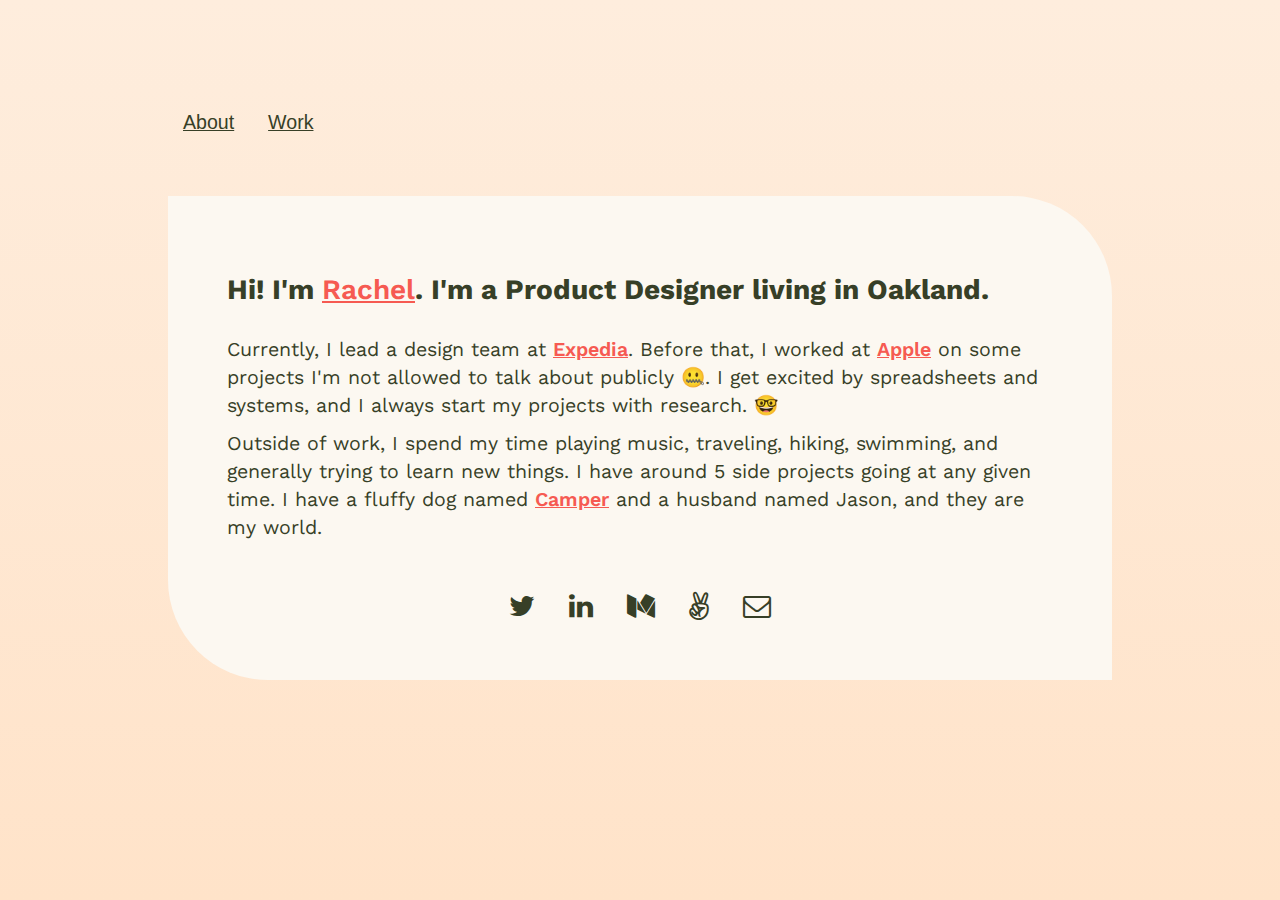
<file: index.html>
<!DOCTYPE html>
<html>
<head>
<meta charset='utf-8'>
<meta name="viewport" content="initial-scale=1">
<!-- CSS links start here --> 

<!-- Bootstrap CSS -->
<link rel="stylesheet" type="text/css" href="https://maxcdn.bootstrapcdn.com/bootstrap/3.3.6/css/bootstrap.min.css" />

<!-- Font Awesome CSS --> 
<link rel="stylesheet" href="https://maxcdn.bootstrapcdn.com/font-awesome/4.5.0/css/font-awesome.min.css" />

<!-- rachelkozemczak stylesheet --> 
<link rel="stylesheet" type="text/css" href="../rachelkozemczak.css" />

<!-- San Francisco fonts --> 
<link rel="stylesheet" type="text/css" href="../setup-font_SF.css" />

<!--JS links start here -->
<!--Bootstrap JS -->
<link rel="stylesheet" href="https://maxcdn.bootstrapcdn.com/bootstrap/3.3.6/js/bootstrap.min.js" />

<!-- Google Font Work Sans --> 
<link href='https://fonts.googleapis.com/css?family=Work+Sans:400,300,200,500,700,600' rel='stylesheet' type='text/css' />
<!-- Google Font Montserrat -->
<link href='https://fonts.googleapis.com/css?family=Montserrat:700' rel='stylesheet' type='text/css' />
<!-- Google Font Chathura Codystar -->
<link href="https://fonts.googleapis.com/css?family=Chathura|Codystar" rel="stylesheet">

<title>Rachel Kozemczak</title>
</head>
<body>
<div class="container-fluid page-container">
<!--
	<div class="row title_container">
		<div class="col-xs-12 col-sm-12 col-md-12 col-lg-12">
			<img src="profile.png" alt="Rachel's profile picture" height="100%" width="100%">
		</div>
		<div class="col-xs-12 col-sm-12 col-md-12 col-lg-12 title">
			<h1>RACHEL KOZEMCZAK</h1>
			<div class="typo_separator"></div>
		</div>
	</div>
-->
    <div class="row header_links_container">
		<div class="col-xs-12 col-sm-12 col-md-12 col-lg-12">
			<a href="index.html">About</a>
            <a href=work.html>Work</a>
		</div>
	</div>
    <div class="row">
		<div class="col-xs-12, col-sm-12 col-md-12, col-lg-12">
            <div class="cream_box">
<!--
                <div class="profile_pic">
                    <img src="profile.png" alt="Rachel's profile picture" height="100%" width="100%">
                </div>
-->
                <h2>Hi! I'm <a href=/rachel_profile.jpg>Rachel</a>. I'm a Product Designer living in Oakland.</h2>
                <br/>
                <P>Currently, I lead a design team at <a href=https://www.expedia.com/app>Expedia</a>. Before that, I worked at <a href=https://www.apple.com>Apple</a> on some projects I'm not allowed to talk about publicly 🤐. I get excited by spreadsheets and systems, and I always start my projects with research. 🤓</P>
                <P>Outside of work, I spend my time playing music, traveling, hiking, swimming, and generally trying to learn new things. I have around 5 side projects going at any given time. I have a fluffy dog named <a href=camper.jpeg>Camper</a> and a husband named Jason, and they are my world.</P>
                <div class="row icons_container">
                    <div class="col-xs-12 col-sm-12 col-md-12 col-lg-12">
                        <a href="https://twitter.com/Rachelkozemczak"><i class="fa fa-twitter fa-2x"></i></a>
                        <a href="https://www.linkedin.com/in/rachelkozemczak"><i class="fa fa-linkedin fa-2x"></i></a>
<!--                        <a href="https://www.behance.net/rachelkozemczak"><i class="fa fa-behance fa-2x"></i></a>-->
                        <a href="https://medium.com/@Rachelkozemczak"><i class="fa fa-medium fa-2x"></i></a>
                        <a href="https://angel.co/rachel-kozemczak"><i class="fa fa-angellist fa-2x"></i></a>
                        <a href="mailto:rachel.kozemczak@gmail.com"><i class="fa fa-envelope-o fa-2x"></i></a>
                    </div>
                </div>
                
			</div>
		</div>
		<div class="col-sm-4, col-md-4, col-lg-4"></div>
	</div>
<!--
<div class="black_box">
                <p>Hi! I'm Rachel.</p>
                <P>I'm a product designer living in Oakland, CA. Currently, I lead a design team at <a href=https://www.expedia.com>Expedia</a>. Before that, I worked on internal apps for <a href=https://www.apple.com>Apple</a> retail stores. I get excited by system level design and always start any project with research.</P>
                <P>Outside of work, I spend my time playing music, traveling, hiking, swimming, making spreadsheets of bucket list trips, and generally trying to learn new things. I have around 5 side projects going at any given time. I have a fluffy Cockapoo named Camper and a husband named Jason, and they are my world.</P>
                <div class="row icons_container">
                    <div class="col-xs-12 col-sm-12 col-md-12 col-lg-12">
                        <a href="https://twitter.com/Rachelkozemczak"><i class="fa fa-twitter fa-2x"></i></a>
                        <a href="https://www.linkedin.com/in/rachelkozemczak"><i class="fa fa-linkedin fa-2x"></i></a>
                        <a href="https://www.behance.net/rachelkozemczak"><i class="fa fa-behance fa-2x"></i></a>
                        <a href="https://medium.com/@Rachelkozemczak"><i class="fa fa-medium fa-2x"></i></a>
                        <a href="https://angel.co/rachel-kozemczak"><i class="fa fa-angellist fa-2x"></i></a>
                        <a href="mailto:rachel.kozemczak@gmail.com"><i class="fa fa-envelope-o fa-2x"></i></a>
                    </div>
                </div>
			</div>
	<div class="row">
		<div class="col-xs-12, col-sm-8 col-md-8, col-lg-8">
			<div class="orange_box">
				<h2>ABOUT</h2>
				<p>I'm a UX/Product Designer in San Francisco.</p>
				<p>For the last two years, I've been working at <span>Apple</span> in Cupertino, leading design on some very impactful and exciting products. Unfortunately I can't share any details, mocks, or screenshots with you. I <em>can</em> say that the products I'm working on will <span>change lives for the better</span>, and that's my end goal, after all.</p>
				<p>In the meantime, you can take a look at my <a href="https://www.linkedin.com/in/rachelkozemczak">full resume on Linkedin</a>, view my <a href="https://www.behance.net/rachelkozemczak">pre-Apple portfolio work on Behance</a>, stay up to date with my latest thoughts on <a href="https://twitter.com/Rachelkozemczak">Twitter</a>, my more expanded thoughts on <a href="https://medium.com/@Rachelkozemczak">Medium</a>, or keep scrolling to find out how I like to work.</p>
			</div>
		</div>
		<div class="col-sm-4, col-md-4, col-lg-4"></div>
	</div>
	<div class="row">
		<div class="col-xs-0 col-sm-2 col-md-2 col-lg-2"></div>
		<div class="col-xs-12 col-sm-10 col-md-10 col-lg-10">
			<div class="pink_box">
				<h2>I START WITH RESEARCH</h2>
				<p>I believe that the first step to problem solving is to <span>understand, then define the problem</span>.</p>
				<p>In order to understand the probem I'm trying to solve, I use several different methods.</p> 
				<p>I'm well versed in <span>gathering business requirements</span> by talking to stakeholders, leaders, and owners of the project.</p> 
				<p>I'm also experienced in a variety of user research methods. I use <span>carefully worded surveys</span> to define the "what" of a problem. I use <span>qualitative interviews</span> to understand "why" the problem is happening, and how it is affecting the everyday lives of users.</p> 
				<p>I use card sorts for outlining the <span>information architecture</span> of a project, and I am constantly <span>testing</span> wording, interactions, and visuals on users to make sure the whole application flows well. </p>
			</div>
		</div>
	</div>
	<div class="row">
		<div class="col-xs-12 col-sm-10 col-md-10 col-lg-10">
			<div class="yellow_box">
				<h2>STEP 2 IS GETTING THE FLOW</h2>
				<p>Once I have a good idea of the problem, I begin by outlining the major players within the application (or as some call it: <span>writing user stories</span>)</p>
				<p>Extracting the major needs from the research, I <span>identify pain points</span> in existing process flows, and <span>create new process flows</span> for the main tasks required in the app.</p>
				<p>I translate the processes for each user story into layouts and <span>interactive wireframes</span>, prioritizing the main use cases and tasks by making them visually prominent in the layout.</p>
				<p>Throughout this process, I'm constantly <span>communicating</span> with stakeholders, Subject matter experts, developers, and most importantly, users. This ensures each part of the product is on track to be a success and that there are no road blocks in the technical implementation, usaibility, or business needs.</p>
				<p>I love talking about systems, and since I have a <span>background in coding</span>, I understand a fair amount of data models and system architecture.</p>
			</div>
		</div>
		<div class="col-sm-2 col-md-2 col-lg-2"></div>
	</div>
	<div class="row">
		<div class="col-xs-0 col-sm-3 col-md-3 col-lg-3"></div>
		<div class="col-xs-12 col-sm-8 col-md-8 col-lg-8">
			<div class="green_box">
				<h2>MOCKS, PROTOTYPES, TESTING</h2>
				<p>Whether I produce <span>high fidelity mockups</span> or make an <span>interactive prototype</span> first depends on who I'm working with. I typically establish at the beginning of a project what the deliverables should be and how the developer(s) would like to work.</p>
				<p>After consulting and <span>iterating on feedback</span>, I develop a style guide, tweak any final <span>UI animations and interactions</span>, and cut the final assets.</p>
				<p>If there are any major changes in the design from the wireframes, I <span>test the design</span> on users before handing off to the development team.</p>
			</div>
		</div>
		<div class="col-xs-0 col-sm-1 col-md-1 col-lg-1"></div>
	</div>
	<div class="row">
		<div class="col-xs-0 col-sm-1 col-md-1 col-lg-1"></div>
		<div class="col-xs-12 col-sm-9 col-md-9 col-lg-9">
			<div class="purple_box">
				<h2>DEVELOPMENT AND LAUNCH</h2>
				<p>During the development phase, <span>features can change</span> due to unforseen factors. When something doesn't feel right, the developers and I get in a room and <span>whiteboard a new solution</span>.</p>
				<p>After the <span>product launch</span>, I send out feedback surveys and talk to users and business parteners to <span>measure the effectiveness</span> of the new product or feature. From the feedback I receive, I start to <span>generate ideas for new features</span>, which I keep for the next iteration.</p>
				<p><span>Rinse & Repeat</span>.</p>
			</div>
		</div>
		<div class="col-xs-0 col-sm-2 col-md-2 col-lg-2"></div>
	</div>
	<div class="row">
		<div class="col-xs-0 col-sm-2 col-md-2 col-lg-2"></div>
		<div class="col-xs-12 col sm-10 col-md-10 col-lg-10">
			<div class="white_box">
				<h2>OTHER HOBBIES</h2>
				<p>I'm an <span>INFJ</span>. I like hiking, biking, playing music, and generally basking in the California sunshine. I'm fond of drinking red wine, and my favorite late night snack is licorice mint tea and dark chocolate. <span>I care about people, a lot</span>.</p>
				<p>People tell me I'm <span>passionate, organized, and thoughtful</span>. They also tell me I care too much, and overthink sometimes. Eh, I'l take it.</p>
			</div>
		</div>
	</div>
-->
	
</div>
<!-- Google Analytics -->
<script>
  (function(i,s,o,g,r,a,m){i['GoogleAnalyticsObject']=r;i[r]=i[r]||function(){
  (i[r].q=i[r].q||[]).push(arguments)},i[r].l=1*new Date();a=s.createElement(o),
  m=s.getElementsByTagName(o)[0];a.async=1;a.src=g;m.parentNode.insertBefore(a,m)
  })(window,document,'script','//www.google-analytics.com/analytics.js','ga');

  ga('create', 'UA-45244051-1', 'auto');
  ga('send', 'pageview');

</script>
</body>
</html>
</file>
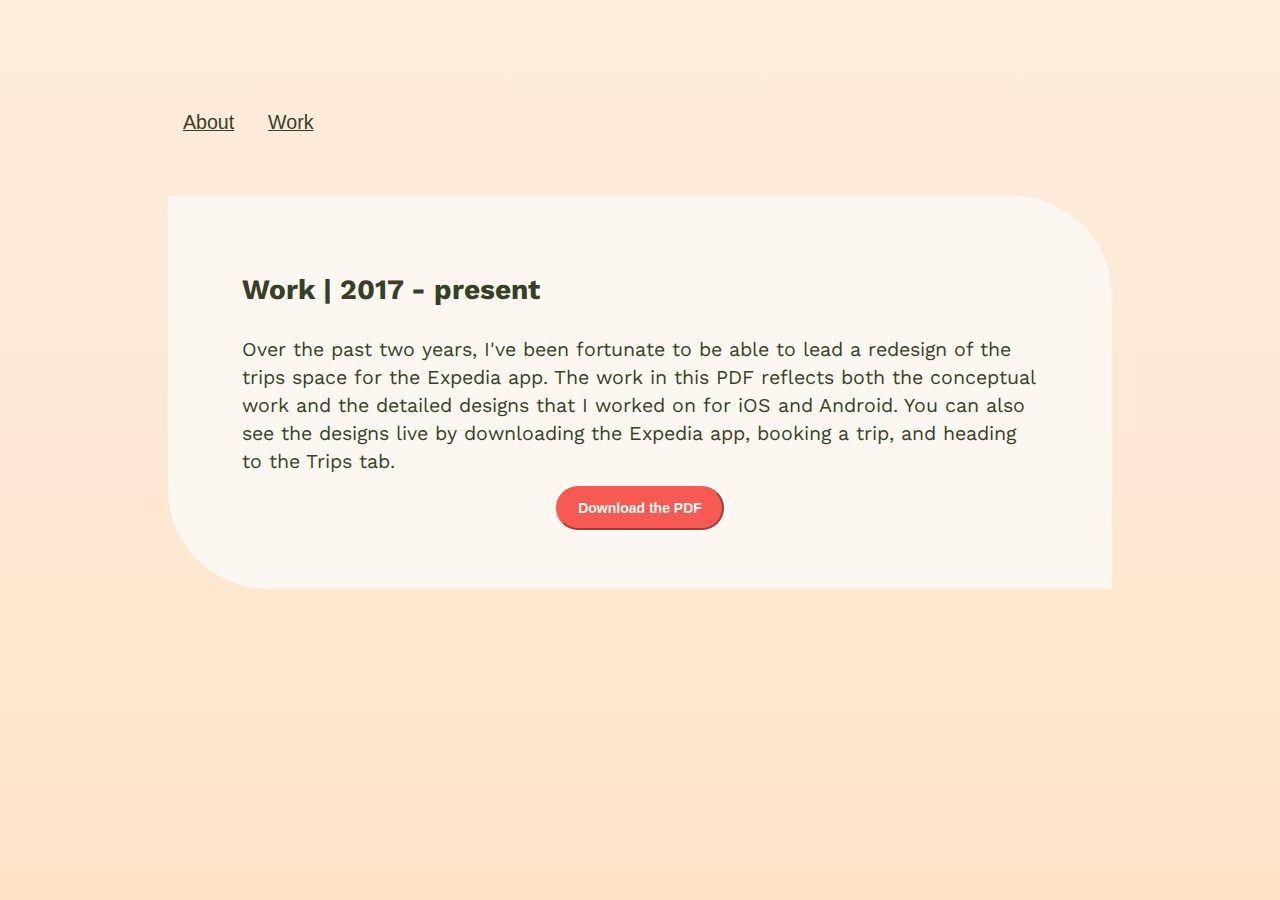
<file: work.html>
<!DOCTYPE html>
<html>
<head>

<meta name="viewport" content="initial-scale=1">
<!-- CSS links start here --> 

<!-- Bootstrap CSS -->
<link rel="stylesheet" type="text/css" href="https://maxcdn.bootstrapcdn.com/bootstrap/3.3.6/css/bootstrap.min.css" />

<!-- Font Awesome CSS --> 
<link rel="stylesheet" href="https://maxcdn.bootstrapcdn.com/font-awesome/4.5.0/css/font-awesome.min.css" />

<!-- rachelkozemczak stylesheet --> 
<link rel="stylesheet" type="text/css" href="../rachelkozemczak.css" />

<!-- San Francisco fonts --> 
<link rel="stylesheet" type="text/css" href="../setup-font_SF.css" />

<!--JS links start here -->
<!--Bootstrap JS -->
<link rel="stylesheet" href="https://maxcdn.bootstrapcdn.com/bootstrap/3.3.6/js/bootstrap.min.js" />

<!-- Google Font Work Sans --> 
<link href='https://fonts.googleapis.com/css?family=Work+Sans:400,300,200,500,700,600' rel='stylesheet' type='text/css' />
<!-- Google Font Montserrat -->
<link href='https://fonts.googleapis.com/css?family=Montserrat:700' rel='stylesheet' type='text/css' />
<!-- Google Font Chathura Codystar -->
<link href="https://fonts.googleapis.com/css?family=Chathura|Codystar" rel="stylesheet">

<title>Rachel Kozemczak/work</title>
</head>
<body>
<div class="container-fluid page-container">

   <div class="row header_links_container">
		<div class="col-xs-12 col-sm-12 col-md-12 col-lg-12">
			<a href="index.html">About</a>
            <a href=work.html>Work</a>
		</div>
	</div>
    <div class="row">
		<div class="col-xs-12, col-sm-12 col-md-12, col-lg-12">
			<div class="cream_box">
                <div class="col-xs-12, col-sm-12 col-md-12, col-lg-12">
                        <h2>Work | 2017 - present</h2>
                        <br>
                        <p> Over the past two years, I've been fortunate to be able to lead a redesign of the trips space for the Expedia app. The work in this PDF reflects both the conceptual work and the detailed designs that I worked on for iOS and Android. You can also see the designs live by downloading the Expedia app, booking a trip, and heading to the Trips tab.</p>
                </div>
                <br>
                <div class="button_container">
                    <a href="/rachel_kozemczak_work.pdf" download>
                        <button>Download the PDF</button>
                    </a>
                </div>
               
<!--
                <hr>
                <a href=work/redesign_part_1.html>
                <div class="col-xs-12, col-sm-2 col-md-12, col-lg-12">
                    <div class="col-xs-12, col-sm-2 col-md-12, col-lg-12">
                        <div class="img_placeholder"></div>
                    </div>
                    <div class="col-xs-12, col-sm-10 col-md-12, col-lg-12">
                        <h2>Redesigning trips (Part 1)</h2>
                        <p>Initial concept and prototype</p>
                    </div>
                </div>
                </a>   
                <hr>
                
-->
                    
			</div>
		</div>
	</div>
<!--
	<div class="row">
		<div class="col-xs-12, col-sm-8 col-md-8, col-lg-8">
			<div class="orange_box">
				<h2>ABOUT</h2>
				<p>I'm a UX/Product Designer in San Francisco.</p>
				<p>For the last two years, I've been working at <span>Apple</span> in Cupertino, leading design on some very impactful and exciting products. Unfortunately I can't share any details, mocks, or screenshots with you. I <em>can</em> say that the products I'm working on will <span>change lives for the better</span>, and that's my end goal, after all.</p>
				<p>In the meantime, you can take a look at my <a href="https://www.linkedin.com/in/rachelkozemczak">full resume on Linkedin</a>, view my <a href="https://www.behance.net/rachelkozemczak">pre-Apple portfolio work on Behance</a>, stay up to date with my latest thoughts on <a href="https://twitter.com/Rachelkozemczak">Twitter</a>, my more expanded thoughts on <a href="https://medium.com/@Rachelkozemczak">Medium</a>, or keep scrolling to find out how I like to work.</p>
			</div>
		</div>
		<div class="col-sm-4, col-md-4, col-lg-4"></div>
	</div>
	<div class="row">
		<div class="col-xs-0 col-sm-2 col-md-2 col-lg-2"></div>
		<div class="col-xs-12 col-sm-10 col-md-10 col-lg-10">
			<div class="pink_box">
				<h2>I START WITH RESEARCH</h2>
				<p>I believe that the first step to problem solving is to <span>understand, then define the problem</span>.</p>
				<p>In order to understand the probem I'm trying to solve, I use several different methods.</p> 
				<p>I'm well versed in <span>gathering business requirements</span> by talking to stakeholders, leaders, and owners of the project.</p> 
				<p>I'm also experienced in a variety of user research methods. I use <span>carefully worded surveys</span> to define the "what" of a problem. I use <span>qualitative interviews</span> to understand "why" the problem is happening, and how it is affecting the everyday lives of users.</p> 
				<p>I use card sorts for outlining the <span>information architecture</span> of a project, and I am constantly <span>testing</span> wording, interactions, and visuals on users to make sure the whole application flows well. </p>
			</div>
		</div>
	</div>
	<div class="row">
		<div class="col-xs-12 col-sm-10 col-md-10 col-lg-10">
			<div class="yellow_box">
				<h2>STEP 2 IS GETTING THE FLOW</h2>
				<p>Once I have a good idea of the problem, I begin by outlining the major players within the application (or as some call it: <span>writing user stories</span>)</p>
				<p>Extracting the major needs from the research, I <span>identify pain points</span> in existing process flows, and <span>create new process flows</span> for the main tasks required in the app.</p>
				<p>I translate the processes for each user story into layouts and <span>interactive wireframes</span>, prioritizing the main use cases and tasks by making them visually prominent in the layout.</p>
				<p>Throughout this process, I'm constantly <span>communicating</span> with stakeholders, Subject matter experts, developers, and most importantly, users. This ensures each part of the product is on track to be a success and that there are no road blocks in the technical implementation, usaibility, or business needs.</p>
				<p>I love talking about systems, and since I have a <span>background in coding</span>, I understand a fair amount of data models and system architecture.</p>
			</div>
		</div>
		<div class="col-sm-2 col-md-2 col-lg-2"></div>
	</div>
	<div class="row">
		<div class="col-xs-0 col-sm-3 col-md-3 col-lg-3"></div>
		<div class="col-xs-12 col-sm-8 col-md-8 col-lg-8">
			<div class="green_box">
				<h2>MOCKS, PROTOTYPES, TESTING</h2>
				<p>Whether I produce <span>high fidelity mockups</span> or make an <span>interactive prototype</span> first depends on who I'm working with. I typically establish at the beginning of a project what the deliverables should be and how the developer(s) would like to work.</p>
				<p>After consulting and <span>iterating on feedback</span>, I develop a style guide, tweak any final <span>UI animations and interactions</span>, and cut the final assets.</p>
				<p>If there are any major changes in the design from the wireframes, I <span>test the design</span> on users before handing off to the development team.</p>
			</div>
		</div>
		<div class="col-xs-0 col-sm-1 col-md-1 col-lg-1"></div>
	</div>
	<div class="row">
		<div class="col-xs-0 col-sm-1 col-md-1 col-lg-1"></div>
		<div class="col-xs-12 col-sm-9 col-md-9 col-lg-9">
			<div class="purple_box">
				<h2>DEVELOPMENT AND LAUNCH</h2>
				<p>During the development phase, <span>features can change</span> due to unforseen factors. When something doesn't feel right, the developers and I get in a room and <span>whiteboard a new solution</span>.</p>
				<p>After the <span>product launch</span>, I send out feedback surveys and talk to users and business parteners to <span>measure the effectiveness</span> of the new product or feature. From the feedback I receive, I start to <span>generate ideas for new features</span>, which I keep for the next iteration.</p>
				<p><span>Rinse & Repeat</span>.</p>
			</div>
		</div>
		<div class="col-xs-0 col-sm-2 col-md-2 col-lg-2"></div>
	</div>
	<div class="row">
		<div class="col-xs-0 col-sm-2 col-md-2 col-lg-2"></div>
		<div class="col-xs-12 col sm-10 col-md-10 col-lg-10">
			<div class="white_box">
				<h2>OTHER HOBBIES</h2>
				<p>I'm an <span>INFJ</span>. I like hiking, biking, playing music, and generally basking in the California sunshine. I'm fond of drinking red wine, and my favorite late night snack is licorice mint tea and dark chocolate. <span>I care about people, a lot</span>.</p>
				<p>People tell me I'm <span>passionate, organized, and thoughtful</span>. They also tell me I care too much, and overthink sometimes. Eh, I'l take it.</p>
			</div>
		</div>
	</div>
-->
	
</div>
<!-- Google Analytics -->
<script>
  (function(i,s,o,g,r,a,m){i['GoogleAnalyticsObject']=r;i[r]=i[r]||function(){
  (i[r].q=i[r].q||[]).push(arguments)},i[r].l=1*new Date();a=s.createElement(o),
  m=s.getElementsByTagName(o)[0];a.async=1;a.src=g;m.parentNode.insertBefore(a,m)
  })(window,document,'script','//www.google-analytics.com/analytics.js','ga');

  ga('create', 'UA-45244051-1', 'auto');
  ga('send', 'pageview');

</script>
</body>
</html>
</file>
<file: rachelkozemczak.css>
body {
background: #FBCEB1;
background: linear-gradient(to bottom, #FEEDDD, #FFE3C9);
min-height: 900px;
}
.page-container {
	padding: 50px;
}

/* --------TYPOGRAPHY _____________________________________________________________________*/

h1, h2, h3, h4, h5, p, hr {
	color: #222;
	font-family: 'Work Sans', sans-serif;
	font-weight: 200;
}
/*h1 {
	font-weight: 700;
	font-size: 5em;
	font-family: 'Montserrat', sans-serif;
}*/
/*
h1{
font-size: 40px;
font-family: 'Codystar', sans-serif;
color: #fff;
text-shadow: 0 0 5px #fff, 0 0 10px #fff, 0 0 20px #ff0080, 0 0 30px #ff0080, 0 0 40px #ff0080, 0 0 55px #ff0080, 0 0 75px #ff0080;
text-align: left;
background-color: #000;
}
*/

/*
h1{
font-size: 1.6em;
color: #e9e7da;
font-weight: 400;
text-align: left;
}
*/
/*
h2 {
	font-family: 'Montserrat', sans-serif;
	font-size: 2em;
}
*/
/*
h2{
    color: #E9E7DA; 
    font-weight: 00;
    font-size: 2.4em;
}
*/
/*
p {
	font-size: 1em;
	color: #E9E7DA;
}
*/
h2 {
    color: #373f27;
    font-weight: 700;
    font-size: 2em;
}
h3 {
    color: #606652;
    font-weight: 500;
    font-size: 1.6em;
}
button {
    background-color: #F65A52; 
    color: #FCF8F1;
    padding: 10px 20px;
    border-radius: 30px;
    border-color: #F65A52;
    margin: auto;
    display: block;
    font-weight: 600;
    font-size: 1em;
}
div.button_container {
    margin-top: 60px;
}

button:hover {
    opacity: 0.6;
}
div.cream_box p {
    color: #373F27;
    font-weight: 400;
    font-size: 1.4em
}
div.cream_box a {
    color: #F65A52;
    font-weight: 600;
}
div.cream_box a:hover {
    color: #F65A52;
    font-weight: 600;
    opacity: 0.6;
}
/*    color: #636B46;*/
/*    color: #57652A;*/
/*
p span {
	font-size: 1.6em;
	font-weight: 500;
	color: #E9E7DA;
}
*/

/*
a {
	color: #fcf010;
	opacity: 0.8;
	font-weight: 500;
	text-decoration: underline;
}
*/
a {
	text-decoration: underline;
}
a:hover {
	text-decoration: underline;
}
/*
.orange_box h2, .orange_box p, .yellow_box h2, .yellow_box p, .white_box h2, .white_box p {
	margin-left: 20%;
}
*/
/*
.pink_box h2, .pink_box p, .purple_box h2, .purple_box p {
	margin-right: 20%;
}
*/
/*
.orange_box p, .pink_box p, .yellow_box p, .green_box p, .purple_box p, .white_box p {
	color: #fff;
	background-color: #222;
	padding: 10px;
}
.orange_box h2, .pink_box h2, .yellow_box h2, .green_box h2, .purple_box h2, .white_box h2 {
	font-weight: 400;
	color: #fff;
	background-color: #222;
	padding: 10px;
}
*/
/* ----HEADER LINKS SECTION ___________________________________________________________*/

div.header_links_container { 
    margin: 5% 5% 0% 5%;
    width: 80%;
    margin-right: auto;
    margin-left: auto;
}

div.header_links_container a {
    margin: 0px 30px 0px 0px;
    font-size: 1.4em;
    color: #373F27;
    font-weight: 400;
 }   
div.header_links_container a:hover {
    font-size: 1.4em;
    color: #373F27;
    text-align: left;
    font-weight: 400;
    opacity: 0.6;
}
    
/*neon_theme*/
/*
div.header_links_container a:hover {
    font-size: 2em;
    font-family: 'Codystar', sans-serif;
    color: #fff;
    text-shadow: 0 0 5px #fff, 0 0 10px #fff, 0 0 20px #ff0080, 0 0 30px #ff0080, 0 0 40px #ff0080, 0 0 55px #ff0080, 0 0 75px #ff0080;
    text-align: left;
}
div.header_links_container a {
    font-size: 2em;
    font-family: 'Codystar', sans-serif;
    color: #fff;
*/


/* ----TITLE SECTION ___________________________________________________________*/

/*

.title_container img {
	max-height: 130px;
	max-width: 130px;
	margin: 30px 0px 0px;
}
.title {
	text-align: left;
}
.title h2 {
	color: #222;
	font-weight: 400;
	font-family: 'Montserrat', sans-serif;
	font-size: 3em;
}
div.typo_separator {
	width: 100%;
	border-bottom: 2px solid #222;
}
*/

/* ---- ABOUT BOXES ___________________________________________________________*/

/*
.about {
	padding-top: 50px;
}
div.black_box {
	background-color: #0E0B16;
	width: 90%;
	margin-top: 0px;
    margin: 5% 5% 5% 5%;
	padding: 5% 5% 5% 5%;
    border-bottom-left-radius: 100px;
    border-top-right-radius: 100px;
}
*/
div.cream_box {
	background-color: #FCF8F1;
    justify-content: center;
	margin-top: 0px;
    margin: 5% 5% 5% 5%;
    margin-right: auto;
    margin-left: auto;
    width: 80%;
	padding: 5% 5% 5% 5%;
    border-bottom-left-radius: 100px;
    border-top-right-radius: 100px;
}
/*
div.blog_box {
	background-color: #FCF8F1;
	margin-top: 0px;
    margin: 5% 5% 5% 5%;
    margin-right: auto;
    margin-left: auto;
    width: 90%;
	padding: 5% 5% 5% 5%;
}
*/
div.img_placeholder {
    min-width: 100px;
    max-width: 100px;
    min-height: 100px;
    background-color: gray;
}
/*
div.orange_box {
	background-color: #FE6860;
	background-color: rgba(254, 104, 96, 0.8);
	width: 100%;
	margin-top: 100px;
	padding: 10% 5% 10% 5%;
}
div.pink_box {
	background-color: rgba(251, 206, 177, 0.8);
	width: 100%;
	margin-top: -50px;
	padding: 10% 5% 10% 5%;
}
div.yellow_box {
	background-color: rgba(205, 212, 35, 0.8);
	width: 100%;
	margin-top: -50px;
	padding: 10% 5% 10% 5%;
}

div.green_box {
	background-color: rgba(165, 187, 188, 0.8);
	width: 100%;
	margin-top: -50px;
	padding: 10% 5% 10% 5%;
}
div.purple_box {
	background-color: rgba(101, 52, 255, 0.8);
	width: 100%;
	margin-top: -50px;
	padding: 10% 5% 10% 5%;
}

div.white_box {
	background-color: rgba(181, 35, 138, 0.8);
	width: 100%;
	margin-top: -50px;
	padding: 10% 5% 10% 5%;
}
*/

/* ---- FOOTER __________________________________________________________________________*/

div.icons_container {
	margin: 50px 0px 0px 0px;
	text-align: center;
}
div.cream_box div.icons_container i {
    margin: 0px 15px 0px 15px;
	color: #373F27;
	opacity: 1;
}
div.icons_container i {
	margin: 0px 15px 0px 15px;
	color: #E9E7DA;
	opacity: 1;
}
div.icons_container a {
	opacity: 1;
}
div.icons_container a:hover {
	opacity: 0.5;
}
div.profile_pic img {
    max-width: 15%;
    padding-bottom: 10px;
    border-color: #000;
}


/* ---- STYLES FOR MOBILE_______________________________________________________________*/

@media (max-width: 750px) {
	.col-lg-1, .col-lg-10, .col-lg-11, .col-lg-12, .col-lg-2, .col-lg-3, .col-lg-4, .col-lg-5, .col-lg-6, .col-lg-7, .col-lg-8, .col-lg-9, .col-md-1, .col-md-10, .col-md-11, .col-md-12, .col-md-2, .col-md-3, .col-md-4, .col-md-5, .col-md-6, .col-md-7, .col-md-8, .col-md-9, .col-sm-1, .col-sm-10, .col-sm-11, .col-sm-12, .col-sm-2, .col-sm-3, .col-sm-4, .col-sm-5, .col-sm-6, .col-sm-7, .col-sm-8, .col-sm-9, .col-xs-1, .col-xs-10, .col-xs-11, .col-xs-12, .col-xs-2, .col-xs-3, .col-xs-4, .col-xs-5, .col-xs-6, .col-xs-7, .col-xs-8, .col-xs-9 {
		padding-right: 0px !important; 
	}
	.page-container {
		padding: 0px;
	}
/*
	h1 {
		font-weight: 700;
		font-size: 3.5em;
		max-width: 60%;
		font-family: 'Montserrat', sans-serif;
	}
*/
/*
	p {
		font-size: 1.3em;
		font-weight: 300;
	}
*/
/*
	.title {
		padding: 0px 50px 50px 50px;
	}
	.title h2 {
		font-size: 2.1em;
	}
*/
/*
	.title_container img {
		max-height: 110px;
		max-width: 110px;
		margin: 50px 0px 0px 50px;
	}
*/
/*
	.orange_box h2, .orange_box p, .yellow_box h2, .yellow_box p, .white_box p, .white_box h2 {
		margin-left: 10%;
	}
*/
/*
	.pink_box h2, .pink_box p, .purple_box h2, .purple_box p {
		margin-right: 10%;
	}
	div.orange_box {
		margin-top: 100px;
		padding: 10% 0% 10% 0%;
	}
	div.pink_box {
		margin-top: 0px;
		padding: 10% 0% 10% 0%;
	}
	div.yellow_box {
		margin-top: 2px;
		padding: 10% 0% 10% 0%;
	}
	div.green_box {
		margin-top: 1px;
		padding: 10% 0% 10% 0%;
	}
	div.purple_box {
		margin-top: 1px;
		padding: 10% 0% 10% 0%;
	}
	div.white_box {
		margin-top: 1px;
		padding: 10% 0% 10% 0%;
	}
*/






}
</file>
